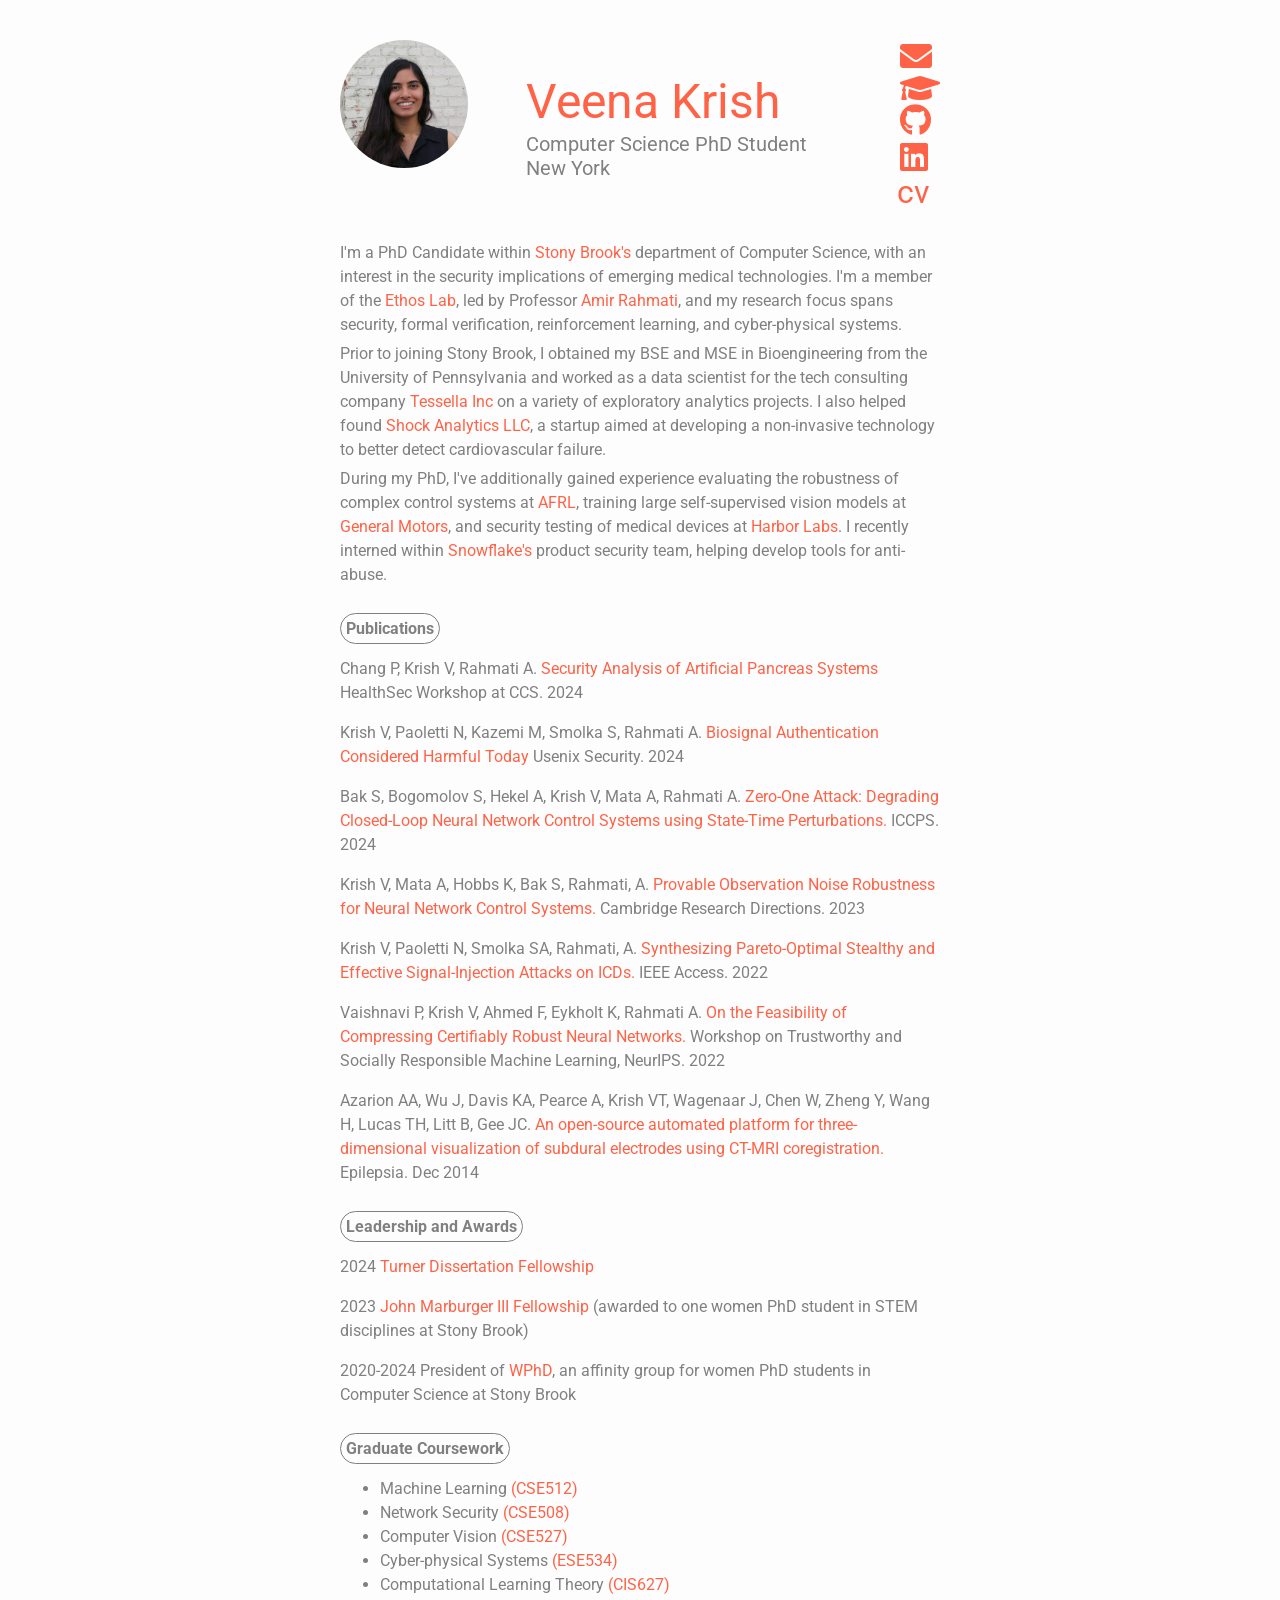
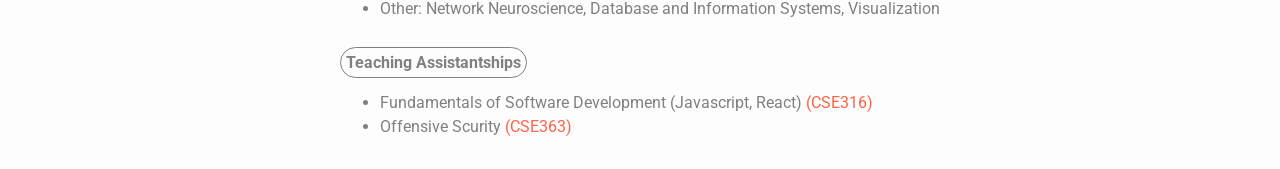
<file: index.html>
<!DOCTYPE html>
<html lang="en">

<head>
  <meta charset="utf-8">
  <title>Veena</title>
  
  <link rel="stylesheet" href="css/style.css">
  <link rel="stylesheet" href="https://use.fontawesome.com/releases/v5.6.0/css/all.css" integrity="sha384-aOkxzJ5uQz7WBObEZcHvV5JvRW3TUc2rNPA7pe3AwnsUohiw1Vj2Rgx2KSOkF5+h" crossorigin="anonymous">
  <link href="https://fonts.googleapis.com/css?family=Roboto|Roboto+Condensed&display=swap" rel="stylesheet"> 
  

</head>

<body class="mainPage">

  <div id="header">

    <div id="first-col">
      <img id="face" class="img-circle" src="images/prof.png">
    </div>

    <div id="second-col">
      <div id="name">Veena Krish</div>
      <div id="subtitle">Computer Science PhD Student </br> New York</div>
    </div>

    <div id="third-col">
      <div id="mail">
        <a href="mailto:kveena@cs.stonybrook.edu" class="icon" title="e-mail">
            <i class="fas fa-envelope fa-2x"></i>
        </a>
      </div>
      <div id="gscholar"><a href="https://scholar.google.com/citations?user=GDW8oqsAAAAJ&hl=en" class="icon" target="_blank" title="Google Scholar">
        <i class="fas fa-graduation-cap fa-2x"></i>
        </a>
      </div>
      <div id="github"><a href="https://github.com/vkrish1" class="icon" target="_blank" title="GitHub">
        <i class="fab fa-github fa-2x"></i>
      </a></div>

      <div id="linkedin"><a href="https://www.linkedin.com/in/veenakrish/" class="icon" target="_blank" title="Linkedin">
        <i class="fab fa-linkedin fa-2x"></i>
        </a>
      </div>

      <div id="cv"><a href="resume/VKrishResume.pdf" class="icon" target="_blank" id="cv-link" title="Resume">
        cv
        </a>
      </div>

    </div>

  </div>


</div>
<div id="description" class="content">
  <div>
  I'm a PhD Candidate within <a class="highlight" target="_blank" href="https://www.cs.stonybrook.edu/">Stony Brook's</a> department of Computer Science, with an interest in the security implications of emerging medical technologies. I'm a member of the <a class="highlight" target="_blank" href="https://github.com/Ethos-lab">Ethos Lab</a>, led by Professor <a class="highlight" target="_blank" href="https://amir.rahmati.com/">Amir Rahmati</a>, and my research focus spans security, formal verification, reinforcement learning, and cyber-physical systems.
  </div>
  <div style="margin-top:5px">
   Prior to joining Stony Brook, I obtained my BSE and MSE in Bioengineering from the University of Pennsylvania and worked as a data scientist for the tech consulting company <a class="highlight" target="_blank" href="https://www.tessella.com/">Tessella Inc</a> on a variety of exploratory analytics projects. I also helped found <a href="https://www.crunchbase.com/organization/shock-analytics" class="highlight" target="_blank"> Shock Analytics LLC</a>, a startup aimed at developing a non-invasive technology to better detect cardiovascular failure. 
  </div>
  <div style="margin-top:5px">
   During my PhD, I've additionally gained experience evaluating the robustness of complex control systems at <a class="highlight" target="_blank" href="https://www.afrl.af.mil/">AFRL</a>, training large self-supervised vision models at <a class="highlight" target="_blank" href="https://www.gm.com/research">General Motors</a>, and security testing of medical devices at <a class="highlight" target="_blank" href="https://harborlabs.com/">Harbor Labs</a>. I recently interned within <a class="highlight" target="_blank" href="https://www.snowflake.com/en/resources/learn/snowflake-security-hub/">Snowflake's</a> product security team, helping develop tools for anti-abuse.   
  </div>

</div>

<!--
<div class="content">
  <div>
    <span class="card-title">Things I've Done This Year</span>
  </div>
  <div class="content">
    <ul>
    <li><a href="https://ghc.anitab.org/">Grace Hopper Conference</a> student scholarship recipient</li>
    <li>E-board member and student mentor for the <a href="https://sbugwise.com/" target="_blank">Graduate Women in Science and Engineering organization</a>. Contributor to the GWiSE blog, writing about diversity and inclusion in STEM</li>
    <li>E-board member, Computer Science Graduate Student Organization</li>
    <li>Led an Intro to Data Science <a href="https://colab.research.google.com/drive/1D8wzEmWWRU5ono4zkN0GEj5BFwqONkzO">workshop</a target="_blank"> and served as a judge for the HackHealth hackathon organized by SBU's Women in Computer Science organization </li>
    <li>Developed a <a href="https://www.youtube.com/watch?v=GmVKwF1JVuc">dashboard</a> to explore relationships among common human viruses (including SARS-CoV-2) based on protein interactions</li>
  </ul>
  </div>
</div>
-->

<div class="content">
  <div>
    <span class="card-title">Publications</span>
  </div>
  <div id="publications-description" class="content">

    <div class="pub-item">Chang P, Krish V, Rahmati A. <a href="https://publish.illinois.edu/healthsec/" target="_blank">Security Analysis of Artificial Pancreas Systems</a> HealthSec Workshop at CCS. 2024 </div>
    <div class="pub-item">Krish V, Paoletti N, Kazemi M, Smolka S, Rahmati A. <a href="https://amir.rahmati.com/dl/usenixsec24/BiosignalAuth_UsenixSec24.pdf" target="_blank">Biosignal Authentication Considered Harmful Today</a> Usenix Security. 2024 </div>

    <div class="pub-item">Bak S, Bogomolov S, Hekel A, Krish V, Mata A, Rahmati A. <a href="https://amir.rahmati.com/dl/iccps24/ZeroOneAttack-ICCPS24.pdf" target="_blank" class="highlight">Zero-One Attack: Degrading Closed-Loop Neural Network Control Systems using State-Time Perturbations.</a> ICCPS. 2024</div>
    <div class="pub-item">Krish V, Mata A, Hobbs K, Bak S,  Rahmati, A. <a href="https://amir.rahmati.com/dl/rdcsp23/proveableRobustness_rdcsp23.pdf" target="_blank" class="highlight">Provable Observation Noise Robustness for Neural Network Control Systems.</a> Cambridge Research Directions. 2023</div>
    <div class="pub-item">Krish V, Paoletti N, Smolka SA,  Rahmati, A. <a href="https://ieeexplore.ieee.org/document/10002343/" target="_blank" class="highlight">Synthesizing Pareto-Optimal Stealthy and Effective Signal-Injection Attacks on ICDs.</a> IEEE Access. 2022</div>

    <div class="pub-item">Vaishnavi P, Krish V, Ahmed F, Eykholt K, Rahmati A. <a href="https://amir.rahmati.com/dl/tsrml22/crd_tsrml22.pdf" target="_blank" class="highlight">On the Feasibility of Compressing Certifiably Robust Neural Networks.</a> Workshop on Trustworthy and Socially Responsible Machine Learning, NeurIPS. 2022 </div>
    <div class="pub-item">Azarion AA, Wu J, Davis KA, Pearce A, Krish VT, Wagenaar J, Chen W, Zheng Y, Wang H, Lucas TH, Litt B, Gee JC. <a href="https://www.ncbi.nlm.nih.gov/pubmed/25377267" target="_blank" class="highlight">An open-source automated platform for three-dimensional visualization of subdural electrodes using CT-MRI coregistration.</a> Epilepsia. Dec 2014 </div>
  </div>
</div>

<div class="content">
  <div>
    <span class="card-title">Leadership and Awards</span>
  </div>
  <div class="content">
    <div class="pub-item">2024 <a href="https://www.stonybrook.edu/commcms/cie/turner/funding-information/Prospective-Fellows/dissertationfellowship" target="_blank">Turner Dissertation Fellowship</a>
    <div class="pub-item">2023 <a href="https://www.cs.stonybrook.edu/about-us/News/John-Marburger-III-Fellowship-Goes-Veena-Krish">John Marburger III Fellowship</a> (awarded to one women PhD student in STEM disciplines at Stony Brook) </div>
    <div class="pub-item">2020-2024 President of <a href="https://wphd.cs.stonybrook.edu/">WPhD</a>, an affinity group for women PhD students in Computer Science at Stony Brook </div>
  </div>
</div>


<div class="content">

  <div>
    <span class="card-title">Graduate Coursework</span>
  </div>
  <div id="course-description" class="content">
	<ul>
	<li>Machine Learning <a href="http://www3.cs.stonybrook.edu/~minhhoai/c    ourses/cse512/index.html" target="_blank">(CSE512)</a></li>
  <li>Network Security <a href="https://amir.rahmati.com/teaching/cse508f19/" target="_blank">(CSE508)</a></li>
	<li>Computer Vision <a href="http://www3.cs.stonybrook.edu/~cse527/" target="_blank">(CSE527)</a></li>
	<li>Cyber-physical Systems <a href="http://www.ece.sunysb.edu/~slin/index.html", target="_blank">(ESE534)</a></li>
	<li>Computational Learning Theory <a href="https://www.cis.upenn.edu/~mkearns/teaching/COLT/colt16.html" target="_blank">(CIS627)</a></li>
	<li>Other: Network Neuroscience,  Database and Information Systems, Visualization</li>
	</ul>
  </div>

</div>

<div class="content">
  <div>
    <span class="card-title">Teaching Assistantships</span>
  </div>
  <div class="content">
    <ul>
    <li>Fundamentals of Software Development (Javascript, React) <a href="https://www3.cs.stonybrook.edu/~richard/index.html">(CSE316)</a></li>
    <li>Offensive Scurity <a href="https://www3.cs.stonybrook.edu/~mikepo/CSE363/2019/">(CSE363)</a></li>
  </ul>
  </div>
</div>



</body>



</body>





</html>
</file>
<file: css/style.css>
:root {
  --main-color: tomato;
}

html, body {
	font-family: 'Roboto', sans-serif;
	background: #fdfdfd;
	margin-left: auto;
	margin-right: auto;
	margin-top: 20px;
	max-width: 600px;
}

#header{
  display: flex;
  justify-content: space-between;
}

#first-col{
	margin-right: 10px;
}

#face{
	max-height: 8rem;
	border-radius: 50%;
}

#second-col{
	margin-left: 15px;
	margin-top: auto;
	margin-bottom: auto
}

#third-col{
	display: flex;
	flex-flow: column;
	margin-top:auto;
	margin-bottom:auto;
	margin-left:60px;
}


#name {
	color: var(--main-color);
	max-width: 600px;
	font-size: 48px;
	line-height: 60px;
}

#subtitle {
	color: grey;
	font-size: 20px;
}

.content {
	font-size: 16px;
	line-height: 24px;
	color: grey;
	margin-bottom: 30px;
	margin-top: 5px;
}

#description {
	margin-top: 30px;
	margin-bottom: 30px;
}

#find-me {
	margin-top: 40px;
}

#linkedin {
	margin-top:5px;
}

.card-title{
	margin-right: 80px;
	border-style: solid;
	border-width: 0.5px;
	border-radius: 20px;
	padding: 5px;
	font-weight: bolder;
}

.icon:hover {
	background-color: unset;
}

#cv-link {
	text-decoration: none !important;
	font-size: 2rem;
	margin: -3px;
}

#cv-link:hover{
	font-style: unset !important;
}

a {
	color: var(--main-color);
	text-decoration: unset !important
}

a:hover {
  //background-color: var(--main-color);
  color:grey;
  font-style: italic;
}

.pub-item {
  margin-top: 1rem
}
</file>
